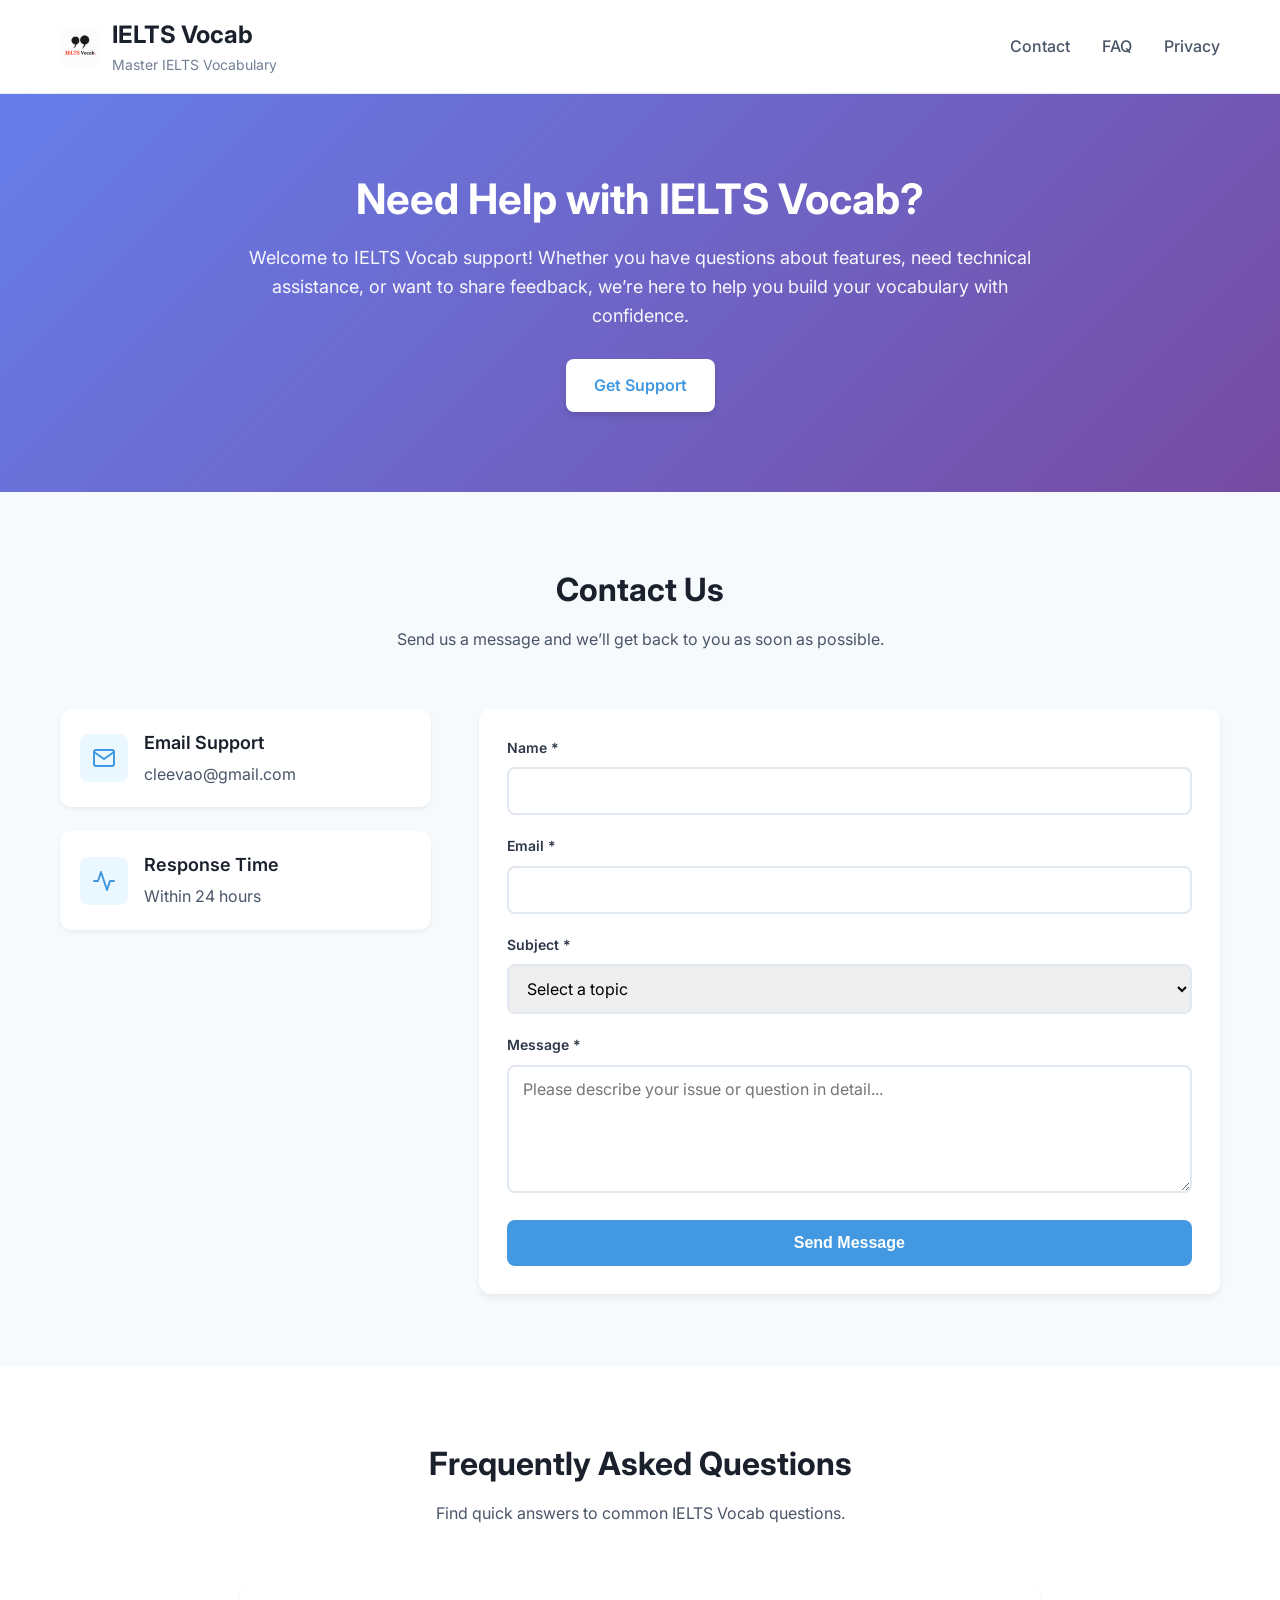
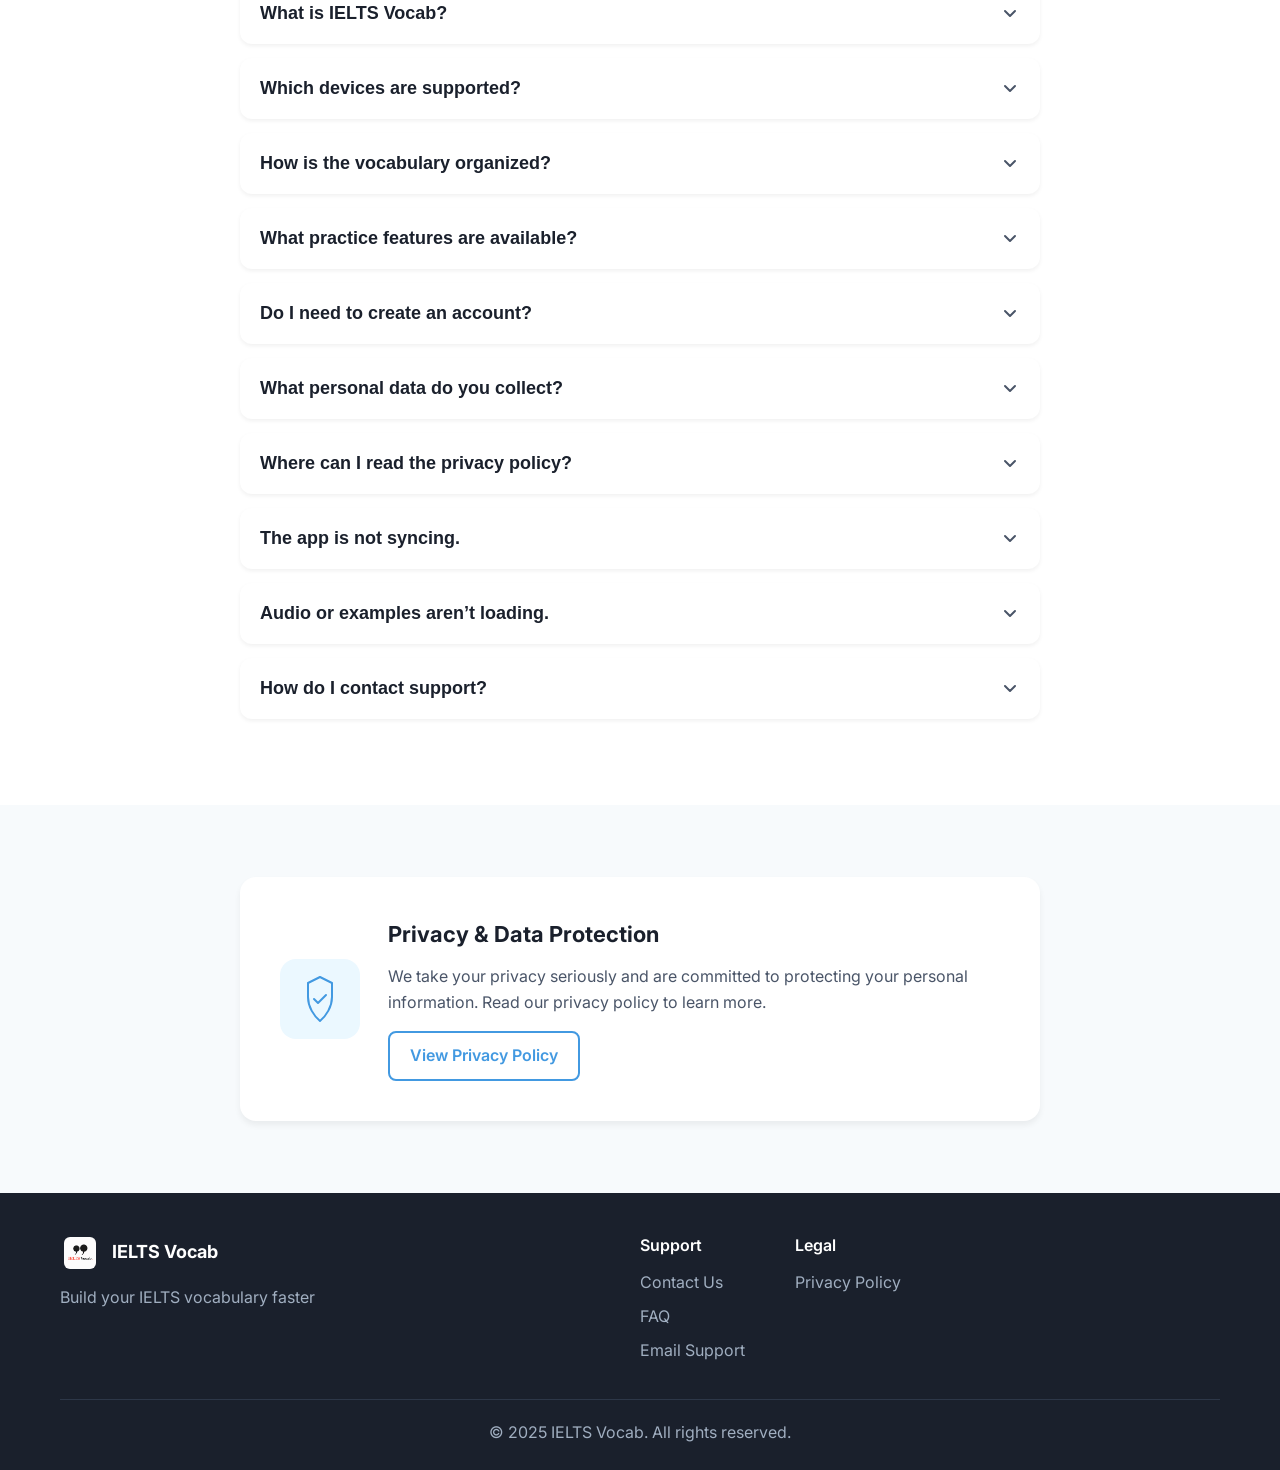
<file: index.html>
<!DOCTYPE html>
<html lang="en">
  <head>
    <meta charset="UTF-8" />
    <meta name="viewport" content="width=device-width, initial-scale=1.0" />
    <title>IELTS Vocab Support</title>
    <link rel="stylesheet" href="styles.css" />
    <link href="https://fonts.googleapis.com/css2?family=Inter:wght@400;500;600;700&display=swap" rel="stylesheet" />
  </head>
  <body>
    <!-- Header -->
    <header class="header">
      <div class="container">
        <div class="header-content">
          <div class="logo-section">
            <div class="logo-placeholder">
              <img src="assets/Icon.png" alt="IELTS Vocab Logo" width="40" height="40" style="border-radius: 8px" />
            </div>
            <div class="app-info">
              <h1 class="app-name">IELTS Vocab</h1>
              <p class="app-subtitle">Master IELTS Vocabulary</p>
            </div>
          </div>
          <nav class="nav">
            <a href="#contact" class="nav-link">Contact</a>
            <a href="#faq" class="nav-link">FAQ</a>
            <a href="#privacy" class="nav-link">Privacy</a>
          </nav>
        </div>
      </div>
    </header>

    <!-- Main Content -->
    <main class="main">
      <!-- Hero Section -->
      <section class="hero">
        <div class="container">
          <div class="hero-content">
            <h2 class="hero-title">Need Help with IELTS Vocab?</h2>
            <p class="hero-description">
              Welcome to IELTS Vocab support! Whether you have questions about features,
              need technical assistance, or want to share feedback, we’re here to help
              you build your vocabulary with confidence.
            </p>
            <a href="#contact" class="cta-button">Get Support</a>
          </div>
        </div>
      </section>

      <!-- Contact Section -->
      <section id="contact" class="contact-section">
        <div class="container">
          <div class="section-header">
            <h3 class="section-title">Contact Us</h3>
            <p class="section-description">Send us a message and we’ll get back to you as soon as possible.</p>
          </div>

          <div class="contact-content">
            <div class="contact-methods">
              <div class="contact-method">
                <div class="contact-icon">
                  <svg width="24" height="24" viewBox="0 0 24 24" fill="none">
                    <path d="M4 4H20C21.1 4 22 4.9 22 6V18C22 19.1 21.1 20 20 20H4C2.9 20 2 19.1 2 18V6C2 4.9 2.9 4 4 4Z" stroke="currentColor" stroke-width="2" stroke-linecap="round" stroke-linejoin="round"/>
                    <polyline points="22,6 12,13 2,6" stroke="currentColor" stroke-width="2" stroke-linecap="round" stroke-linejoin="round"/>
                  </svg>
                </div>
                <div>
                  <h4>Email Support</h4>
                  <p>cleevao@gmail.com</p>
                </div>
              </div>
              <div class="contact-method">
                <div class="contact-icon">
                  <svg width="24" height="24" viewBox="0 0 24 24" fill="none">
                    <path d="M22 12H18L15 21L9 3L6 12H2" stroke="currentColor" stroke-width="2" stroke-linecap="round" stroke-linejoin="round"/>
                  </svg>
                </div>
                <div>
                  <h4>Response Time</h4>
                  <p>Within 24 hours</p>
                </div>
              </div>
            </div>

            <form class="contact-form" id="contactForm" action="https://api.web3forms.com/submit" method="POST" novalidate>
              <!-- Replace with your Web3Forms access key -->
              <input type="hidden" name="access_key" value="829bad0e-a2cb-4dfb-a0a7-a6daef7ab15f" />
              <input type="hidden" name="subject" value="New Contact Form Submission from IELTS Vocab Support" />
              <input type="hidden" name="from_name" value="IELTS Vocab Support Website" />

              <div class="form-group">
                <label for="name">Name *</label>
                <input type="text" id="name" name="name" required />
              </div>

              <div class="form-group">
                <label for="email">Email *</label>
                <input type="email" id="email" name="email" required />
              </div>

              <div class="form-group">
                <label for="topic">Subject *</label>
                <select id="topic" name="topic" required>
                  <option value="">Select a topic</option>
                  <option value="Technical Issue">Technical Issue</option>
                  <option value="Account Problem">Account Problem</option>
                  <option value="Billing Question">Billing Question</option>
                  <option value="Feature Request">Feature Request</option>
                  <option value="General Feedback">General Feedback</option>
                  <option value="Other">Other</option>
                </select>
              </div>

              <div class="form-group">
                <label for="message">Message *</label>
                <textarea id="message" name="message" rows="5" placeholder="Please describe your issue or question in detail..." required></textarea>
              </div>

              <input type="checkbox" name="botcheck" class="hidden" style="display: none" />
              <button type="submit" class="submit-button">Send Message</button>
            </form>
          </div>
        </div>
      </section>

      <!-- FAQ Section -->
      <section id="faq" class="faq-section">
        <div class="container">
          <div class="section-header">
            <h3 class="section-title">Frequently Asked Questions</h3>
            <p class="section-description">Find quick answers to common IELTS Vocab questions.</p>
          </div>

          <div class="faq-list">
            <!-- FAQ content will be loaded dynamically from FAQ.md -->
            <div style="text-align: center; padding: 40px; color: #718096">
              <p>Loading FAQ content...</p>
            </div>
          </div>
        </div>
      </section>

      <!-- Privacy Section -->
      <section id="privacy" class="privacy-section">
        <div class="container">
          <div class="privacy-content">
            <div class="privacy-icon">
              <svg width="48" height="48" viewBox="0 0 48 48" fill="none">
                <path d="M24 2L36 8V22C36 32 30 41 24 46C18 41 12 32 12 22V8L24 2Z" stroke="currentColor" stroke-width="2" stroke-linecap="round" stroke-linejoin="round"/>
                <path d="M18 24L22 28L30 20" stroke="currentColor" stroke-width="2" stroke-linecap="round" stroke-linejoin="round"/>
              </svg>
            </div>
            <div class="privacy-text">
              <h3>Privacy & Data Protection</h3>
              <p>
                We take your privacy seriously and are committed to protecting your personal information.
                Read our privacy policy to learn more.
              </p>
              <a href="privacy-policy.html" class="privacy-link">View Privacy Policy</a>
            </div>
          </div>
        </div>
      </section>
    </main>

    <!-- Footer -->
    <footer class="footer">
      <div class="container">
        <div class="footer-content">
          <div class="footer-section">
            <div class="footer-logo">
              <div class="logo-placeholder">
                <img src="assets/Icon.png" alt="IELTS Vocab Logo" width="32" height="32" style="border-radius: 6px" />
              </div>
              <span>IELTS Vocab</span>
            </div>
            <p>Build your IELTS vocabulary faster</p>
          </div>

          <div class="footer-links">
            <div class="footer-column">
              <h4>Support</h4>
              <a href="#contact">Contact Us</a>
              <a href="#faq">FAQ</a>
              <a href="mailto:cleevao@gmail.com">Email Support</a>
            </div>

            <div class="footer-column">
              <h4>Legal</h4>
              <a href="privacy-policy.html">Privacy Policy</a>
            </div>
          </div>
        </div>

        <div class="footer-bottom">
          <p>&copy; 2025 IELTS Vocab. All rights reserved.</p>
        </div>
      </div>
    </footer>

    <script src="script.js"></script>
    <script src="faq-loader.js"></script>
  </body>
</html>
</file>
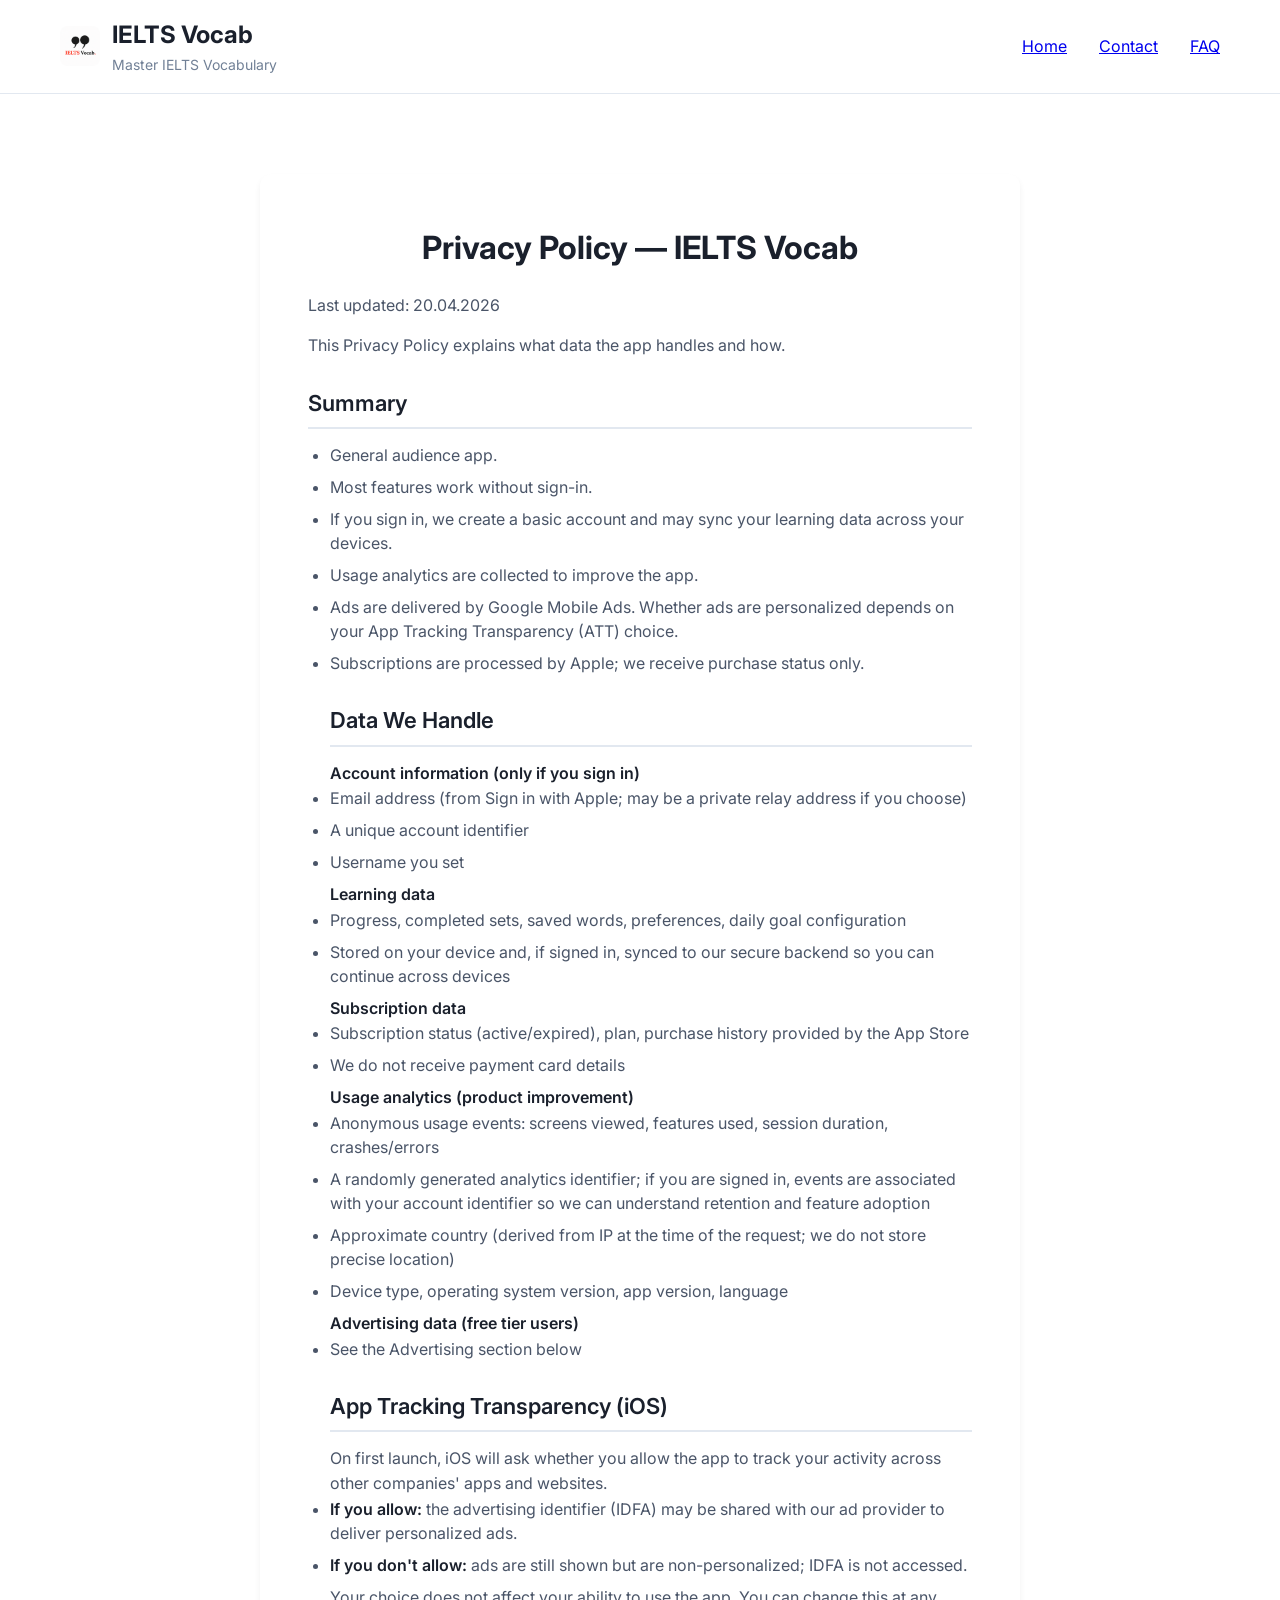
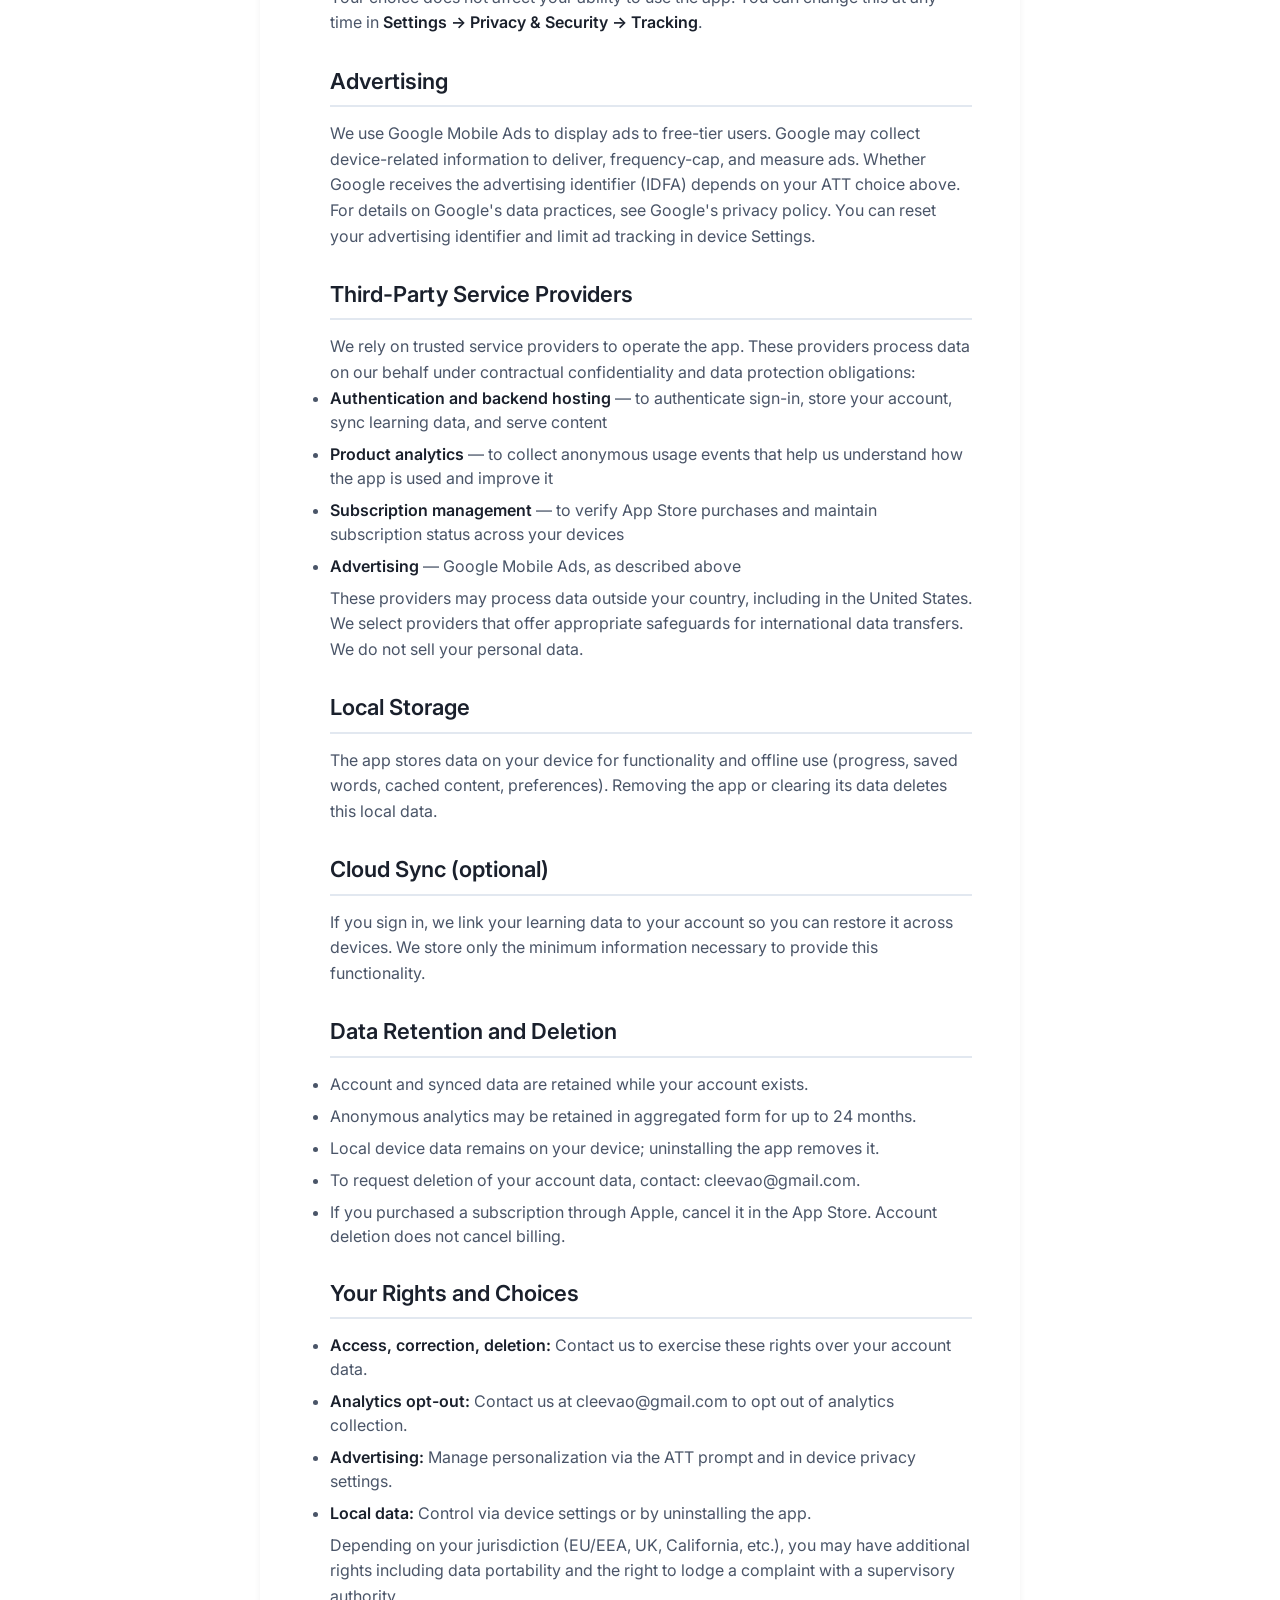
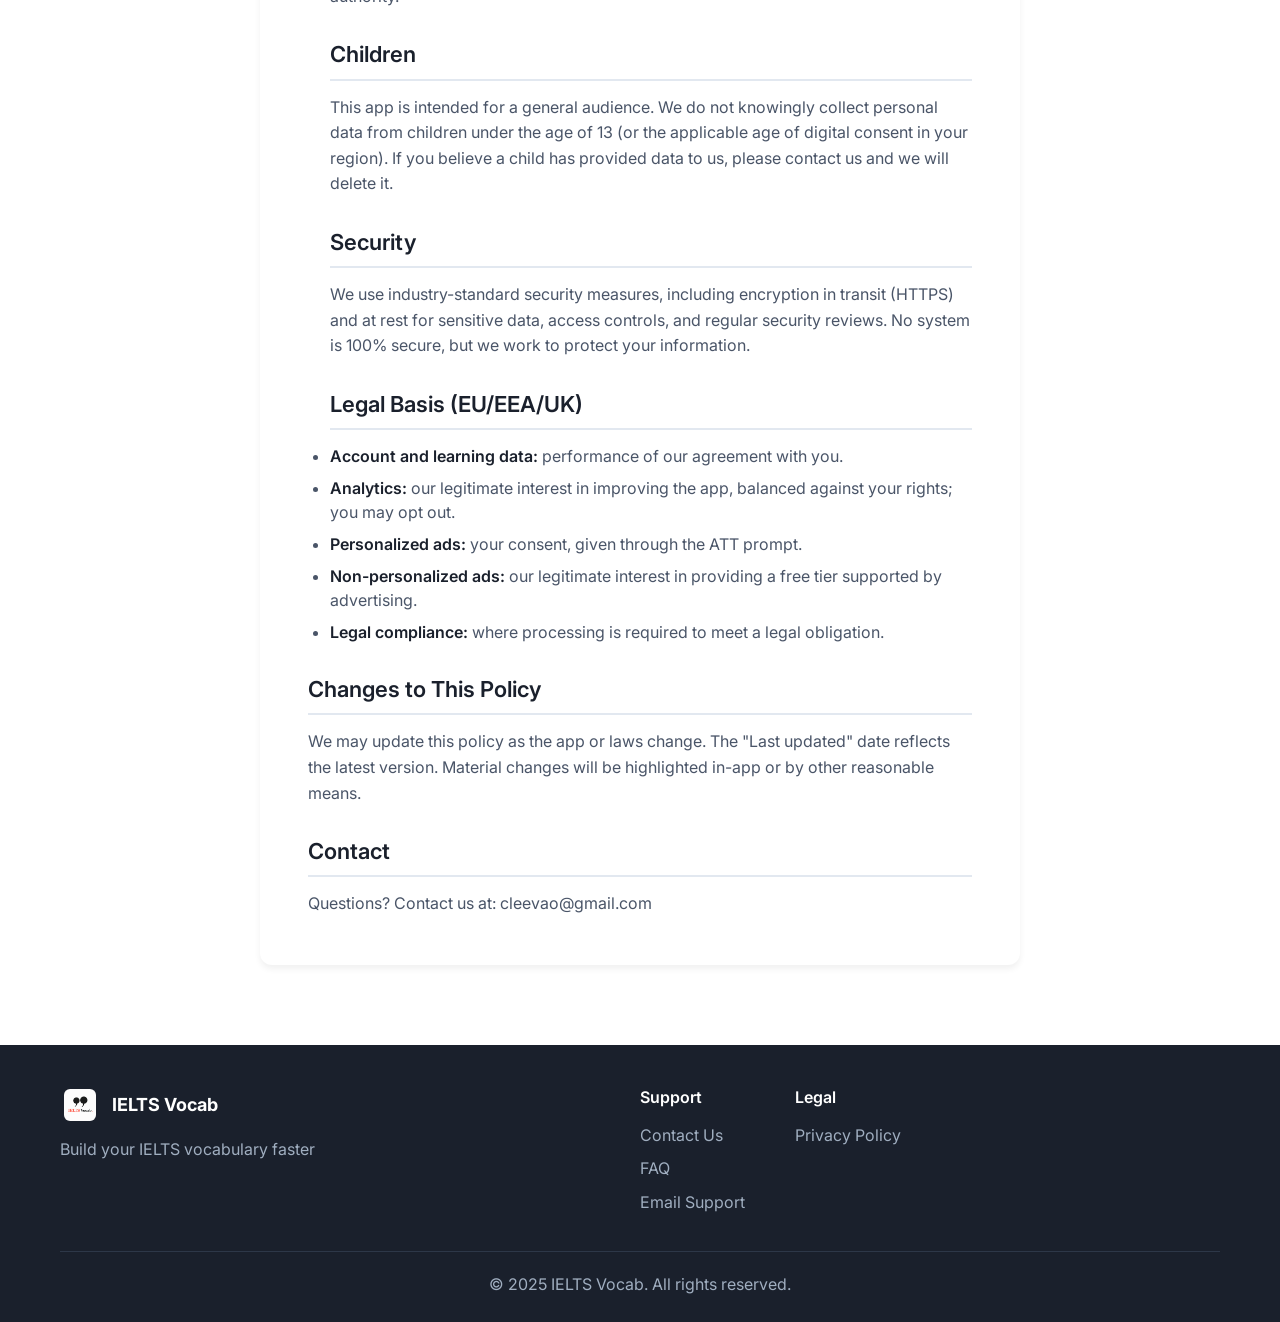
<file: privacy-policy.html>
<!DOCTYPE html>
<html lang="en">
  <head>
    <meta charset="UTF-8" />
    <meta name="viewport" content="width=device-width, initial-scale=1.0" />
    <title>Privacy Policy - IELTS Vocab</title>
    <link rel="stylesheet" href="styles.css" />
    <link href="https://fonts.googleapis.com/css2?family=Inter:wght@400;500;600;700&display=swap" rel="stylesheet" />
  </head>
  <body>
    <!-- Header -->
    <header class="header">
      <div class="container">
        <div class="header-content">
          <div class="logo-section">
            <div class="logo-placeholder">
              <img src="assets/Icon.png" alt="IELTS Vocab Logo" width="40" height="40" style="border-radius: 8px" />
            </div>
            <div class="app-info">
              <h1 class="app-name">IELTS Vocab</h1>
              <p class="app-subtitle">Master IELTS Vocabulary</p>
            </div>
          </div>
          <nav class="nav">
            <a href="index.html">Home</a>
            <a href="index.html#contact">Contact</a>
            <a href="index.html#faq">FAQ</a>
          </nav>
        </div>
      </div>
    </header>

    <!-- Main Content -->
    <main class="main">
      <div class="container" style="max-width: 800px; padding: 80px 20px">
        <div class="privacy-content-container" style="background: white; padding: 48px; border-radius: 12px; box-shadow: 0 4px 6px rgba(0,0,0,0.06); color: #4a5568; line-height: 1.6;">
          <!-- Privacy policy content will be loaded dynamically from privacy_policy.md -->
          <div style="text-align: center; padding: 40px; color: #718096;">
            <p>Loading privacy policy content...</p>
          </div>
        </div>
      </div>
    </main>

    <!-- Footer -->
    <footer class="footer">
      <div class="container">
        <div class="footer-content">
          <div class="footer-section">
            <div class="footer-logo">
              <div class="logo-placeholder">
                <img src="assets/Icon.png" alt="IELTS Vocab Logo" width="32" height="32" style="border-radius: 6px" />
              </div>
              <span>IELTS Vocab</span>
            </div>
            <p>Build your IELTS vocabulary faster</p>
          </div>

          <div class="footer-links">
            <div class="footer-column">
              <h4>Support</h4>
              <a href="index.html#contact">Contact Us</a>
              <a href="index.html#faq">FAQ</a>
              <a href="mailto:cleevao@gmail.com">Email Support</a>
            </div>
            <div class="footer-column">
              <h4>Legal</h4>
              <a href="privacy-policy.html">Privacy Policy</a>
            </div>
          </div>
        </div>
        <div class="footer-bottom">
          <p>&copy; 2025 IELTS Vocab. All rights reserved.</p>
        </div>
      </div>
    </footer>

    <script src="privacy-loader.js"></script>
  </body>
</html>
</file>
<file: styles.css>
/* Reset & Base */
* { margin: 0; padding: 0; box-sizing: border-box; }
html { scroll-behavior: smooth; }
body { font-family: "Inter", -apple-system, BlinkMacSystemFont, "Segoe UI", Helvetica, Arial, sans-serif; line-height: 1.6; color: #2d3748; background: #fff; }

/* Container */
.container { max-width: 1200px; margin: 0 auto; padding: 0 20px; }

/* Header */
.header { background: #fff; border-bottom: 1px solid #e2e8f0; position: sticky; top: 0; z-index: 100; backdrop-filter: blur(8px); }
.header-content { display: flex; justify-content: space-between; align-items: center; padding: 16px 0; }
.logo-section { display: flex; align-items: center; gap: 12px; }
.logo-placeholder { width: 40px; height: 40px; display: flex; align-items: center; justify-content: center; }
.app-info h1 { font-size: 24px; font-weight: 700; color: #1a202c; }
.app-subtitle { font-size: 14px; color: #718096; }
.nav { display: flex; gap: 32px; }
.nav-link { color: #4a5568; text-decoration: none; font-weight: 500; transition: color .2s; }
.nav-link:hover { color: #4299e1; }

/* Hero */
.hero { background: linear-gradient(135deg, #667eea 0%, #764ba2 100%); color: #fff; padding: 80px 0; text-align: center; }
.hero-content { max-width: 800px; margin: 0 auto; }
.hero-title { font-size: 42px; font-weight: 700; margin-bottom: 20px; line-height: 1.2; }
.hero-description { font-size: 18px; margin-bottom: 28px; opacity: .95; }
.cta-button { display: inline-block; background: #fff; color: #4299e1; padding: 14px 28px; border-radius: 8px; text-decoration: none; font-weight: 600; transition: all .2s; box-shadow: 0 4px 6px rgba(0,0,0,.12); }
.cta-button:hover { transform: translateY(-2px); box-shadow: 0 8px 20px rgba(0,0,0,.18); }

/* Sections */
.contact-section, .faq-section, .privacy-section { padding: 72px 0; }
.contact-section { background: #f7fafc; }
.section-header { text-align: center; margin-bottom: 56px; }
.section-title { font-size: 32px; font-weight: 700; color: #1a202c; margin-bottom: 12px; }
.section-description { font-size: 16px; color: #4a5568; max-width: 640px; margin: 0 auto; }

/* Contact */
.contact-content { display: grid; grid-template-columns: 1fr 2fr; gap: 48px; align-items: start; }
.contact-methods { display: flex; flex-direction: column; gap: 24px; }
.contact-method { display: flex; align-items: center; gap: 16px; padding: 20px; background: #fff; border-radius: 12px; box-shadow: 0 2px 4px rgba(0,0,0,.06); }
.contact-icon { width: 48px; height: 48px; background: #ebf8ff; border-radius: 8px; display: flex; align-items: center; justify-content: center; color: #4299e1; flex-shrink: 0; }
.contact-method h4 { font-size: 18px; font-weight: 600; color: #1a202c; margin-bottom: 4px; }
.contact-method p { color: #4a5568; margin: 0; }

/* Form */
.contact-form { background: #fff; padding: 28px; border-radius: 12px; box-shadow: 0 4px 6px rgba(0,0,0,.06); }
.form-group { margin-bottom: 20px; }
.form-group label { display: block; font-weight: 600; color: #2d3748; margin-bottom: 8px; font-size: 14px; }
.form-group input, .form-group select, .form-group textarea { width: 100%; padding: 12px 14px; border: 2px solid #e2e8f0; border-radius: 8px; font-size: 16px; transition: border-color .2s; font-family: inherit; }
.form-group input:focus, .form-group select:focus, .form-group textarea:focus { outline: none; border-color: #4299e1; box-shadow: 0 0 0 3px rgba(66,153,225,.12); }
.form-group textarea { resize: vertical; min-height: 120px; }
.submit-button { background: #4299e1; color: #fff; border: none; padding: 14px 28px; border-radius: 8px; font-size: 16px; font-weight: 600; cursor: pointer; width: 100%; transition: all .2s; }
.submit-button:hover { background: #3182ce; transform: translateY(-1px); }

/* Success/Error Messages */
.success-message { background: #c6f6d5; color: #2f855a; padding: 16px; border-radius: 8px; margin-bottom: 20px; text-align: center; font-weight: 600; display: none; }
.success-message.show { display: block; animation: slideIn .3s ease; }
@keyframes slideIn { from { opacity: 0; transform: translateY(-10px);} to { opacity: 1; transform: translateY(0);} }

/* FAQ */
.faq-list { max-width: 800px; margin: 0 auto; }
.faq-item { background: #fff; border-radius: 12px; margin-bottom: 14px; box-shadow: 0 2px 4px rgba(0,0,0,.06); overflow: hidden; transition: box-shadow .2s; }
.faq-item:hover { box-shadow: 0 4px 12px rgba(0,0,0,.12); }
.faq-question { width: 100%; background: none; border: none; padding: 20px; text-align: left; cursor: pointer; display: flex; justify-content: space-between; align-items: center; font-size: 18px; font-weight: 600; color: #1a202c; transition: background-color .2s; }
.faq-question:hover { background: #f7fafc; }
.faq-icon { transition: transform .2s; color: #4a5568; }
.faq-item.active .faq-icon { transform: rotate(180deg); }
.faq-answer { max-height: 0; overflow: hidden; transition: all .3s ease; background: #f7fafc; }
.faq-item.active .faq-answer { max-height: 220px; padding: 0 20px 20px 20px; }
.faq-answer p { color: #4a5568; line-height: 1.6; }

/* Privacy */
.privacy-section { background: #f7fafc; }
.privacy-content { display: flex; align-items: center; gap: 28px; max-width: 800px; margin: 0 auto; background: #fff; padding: 40px; border-radius: 16px; box-shadow: 0 4px 6px rgba(0,0,0,.06); }
.privacy-icon { width: 80px; height: 80px; background: #ebf8ff; border-radius: 16px; display: flex; align-items: center; justify-content: center; color: #4299e1; flex-shrink: 0; }
.privacy-text h3 { font-size: 22px; font-weight: 700; color: #1a202c; margin-bottom: 12px; }
.privacy-text p { color: #4a5568; margin-bottom: 16px; }
.privacy-link { display: inline-block; color: #4299e1; text-decoration: none; font-weight: 600; padding: 10px 20px; border: 2px solid #4299e1; border-radius: 8px; transition: all .2s; }
.privacy-link:hover { background: #4299e1; color: #fff; }

/* Privacy Policy Content Styling */
.privacy-content-container h1 { font-size: 32px; font-weight: 700; color: #1A202C; margin-bottom: 20px; text-align: center; }
.privacy-content-container h2 { font-size: 22px; font-weight: 600; color: #1A202C; margin: 28px 0 14px; border-bottom: 2px solid #E2E8F0; padding-bottom: 6px; }
.privacy-content-container h3 { font-size: 19px; font-weight: 600; color: #2D3748; margin: 20px 0 10px; }
.privacy-content-container h4 { font-size: 17px; font-weight: 600; color: #4A5568; margin: 16px 0 8px; }
.privacy-content-container p { margin-bottom: 14px; line-height: 1.6; }
.privacy-content-container ul { margin: 14px 0; padding-left: 22px; }
.privacy-content-container li { margin-bottom: 8px; line-height: 1.5; }
.privacy-content-container strong { font-weight: 600; color: #1A202C; }
.privacy-content-container code { background: #F7FAFC; color: #4299E1; padding: 2px 6px; border-radius: 4px; font-family: Monaco, Consolas, monospace; font-size: 14px; }
.privacy-content-container a { color: #4299E1; text-decoration: none; border-bottom: 1px solid transparent; transition: border-color .2s; }
.privacy-content-container a:hover { border-bottom-color: #4299E1; }

/* Footer */
.footer { background: #1a202c; color: #fff; padding: 40px 0 24px; }
.footer-content { display: grid; grid-template-columns: 2fr 1fr 1fr; gap: 40px; margin-bottom: 28px; }
.footer-logo { display: flex; align-items: center; gap: 12px; margin-bottom: 12px; font-size: 18px; font-weight: 700; }
.footer-section p { color: #a0aec0; margin: 0; }
.footer-links { display: grid; grid-template-columns: 1fr 1fr; gap: 40px; }
.footer-column h4 { font-size: 16px; font-weight: 600; margin-bottom: 12px; color: #fff; }
.footer-column a { display: block; color: #a0aec0; text-decoration: none; margin-bottom: 8px; transition: color .2s; }
.footer-column a:hover { color: #4299e1; }
.footer-bottom { border-top: 1px solid #2d3748; padding-top: 20px; text-align: center; }
.footer-bottom p { color: #a0aec0; margin: 0; }

/* Responsive */
@media (max-width: 768px) {
  .container { padding: 0 16px; }
  .header-content { flex-direction: column; gap: 16px; text-align: center; }
  .nav { gap: 24px; }
  .hero { padding: 60px 0; }
  .hero-title { font-size: 32px; }
  .hero-description { font-size: 16px; }
  .section-title { font-size: 26px; }
  .contact-content { grid-template-columns: 1fr; gap: 28px; }
  .privacy-content { flex-direction: column; text-align: center; padding: 28px; }
  .footer-content { grid-template-columns: 1fr; gap: 28px; text-align: center; }
  .footer-links { grid-template-columns: 1fr; gap: 28px; }
}
@media (max-width: 480px) {
  .hero-title { font-size: 26px; }
  .section-title { font-size: 22px; }
  .privacy-content { padding: 22px; }
}
</file>
